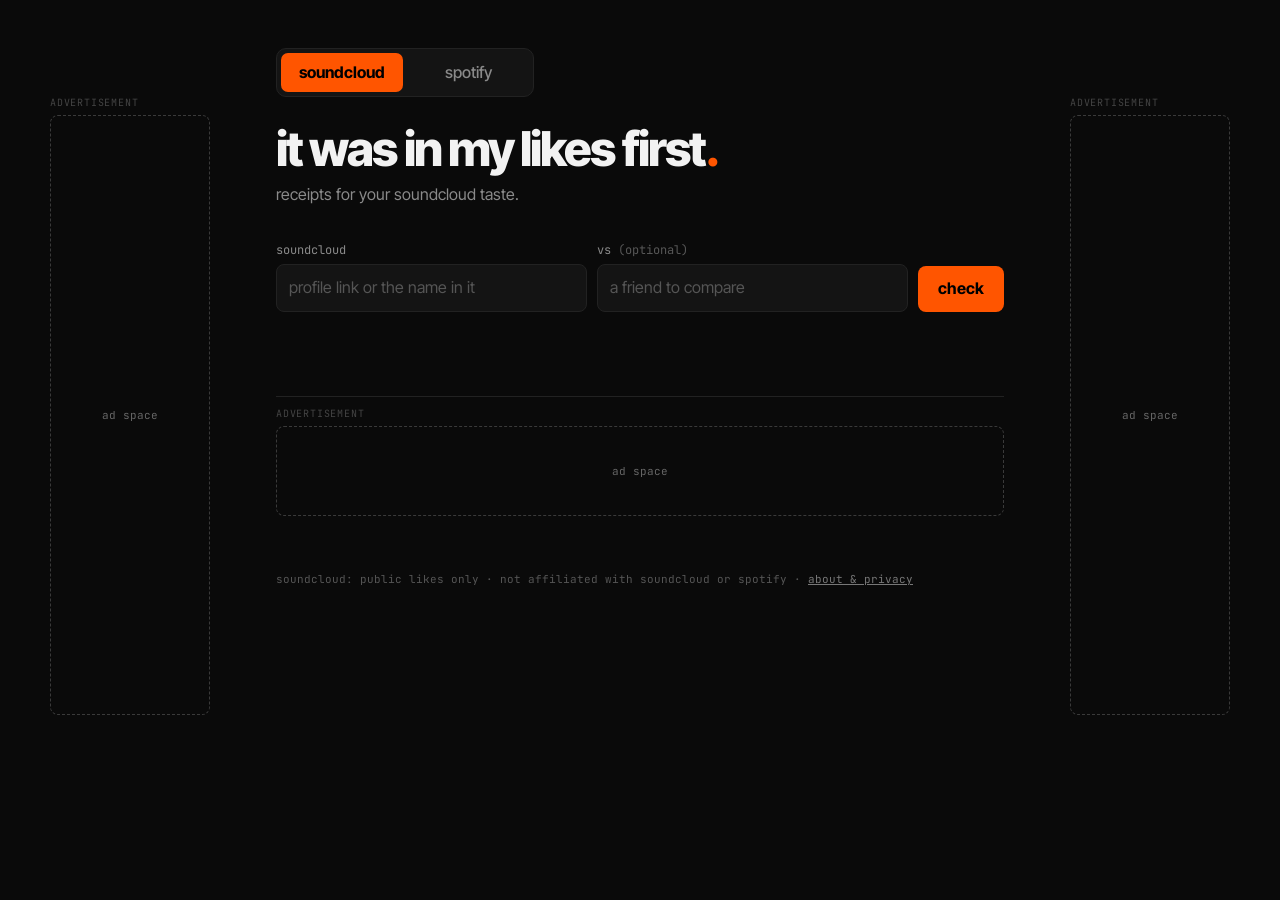
<file: docs/index.html>
<!doctype html>
<html lang="en">
<head>
  <meta charset="utf-8">
  <meta name="viewport" content="width=device-width, initial-scale=1">
  <title>it was in my likes first</title>
  <meta name="description" content="Prove you liked it on SoundCloud before everyone else.">
  <meta name="theme-color" content="#0a0a0a">
  <link rel="canonical" href="https://inmylikes.com/">
  <!-- adsense-verify -->
  <link rel="icon" href="data:image/svg+xml,%3Csvg xmlns='http://www.w3.org/2000/svg' viewBox='0 0 16 16'%3E%3Ccircle cx='8' cy='8' r='6' fill='%23ff5500'/%3E%3C/svg%3E">
  <link rel="preconnect" href="https://fonts.googleapis.com">
  <link rel="preconnect" href="https://fonts.gstatic.com" crossorigin>
  <link href="https://fonts.googleapis.com/css2?family=Inter+Tight:wght@400;500;700;800&family=JetBrains+Mono:wght@400;500&display=swap" rel="stylesheet">
  <link rel="stylesheet" href="style.css">
</head>
<body>
  <main class="wrap">
    <div class="src" role="tablist" aria-label="music service">
      <button type="button" role="tab" data-src="sc" id="src-sc">soundcloud</button>
      <button type="button" role="tab" data-src="sp" id="src-sp">spotify</button>
    </div>

    <header class="top">
      <a href="./" class="mark">it was in my likes first<span class="dot">.</span></a>
      <p class="tag" id="tag">receipts for your soundcloud taste.</p>
    </header>

    <div id="sp-panel" class="sp-panel" hidden>
      <ol class="steps" id="sp-steps">
        <li>
          <b>Get your file.</b> Open Exportify, log in with Spotify, and click <b>Export</b> next to <b>Liked Songs</b> (first row). A <code>.csv</code> file downloads.
          <a class="btn" id="sp-exportify" href="https://exportify.net" target="_blank" rel="noopener">open exportify ↗</a>
        </li>
        <li>
          <b>Drop it here.</b> Drag that file into the box below, or tap it to pick the file from your downloads.
          <label class="drop" id="sp-drop" tabindex="0">
            <input type="file" id="sp-file" accept=".csv,text/csv" hidden>
            <span class="drop-main">drop liked_songs.csv here</span>
            <span class="drop-sub">or click to choose · stays on your device, nothing is uploaded</span>
          </label>
        </li>
      </ol>
      <div class="sp-loaded" id="sp-loaded" hidden>
        <span id="sp-file-name"></span>
        <button type="button" class="ghost" id="sp-reset">use a different file</button>
      </div>

      <div class="sp-compare" id="sp-compare" hidden>
        <p class="sp-h"><b>Compare with a friend</b> <em>(optional)</em><br>
          Have them do steps 1–2 on their own phone or laptop and send you their <code>.csv</code> file. Then add names and drop their file below.</p>
        <div class="names">
          <label class="field"><span>your name</span><input id="sp-name-a" placeholder="you" maxlength="30" autocomplete="off"></label>
          <label class="field"><span>their name</span><input id="sp-name-b" placeholder="friend" maxlength="30" autocomplete="off"></label>
        </div>
        <label class="drop" id="sp-drop2" tabindex="0">
          <input type="file" id="sp-file2" accept=".csv,text/csv" hidden>
          <span class="drop-main">drop your friend's file here</span>
          <span class="drop-sub">or click to choose · stays on your device</span>
        </label>
        <div class="sp-loaded" id="sp-loaded2" hidden>
          <span id="sp-file2-name"></span>
          <button type="button" class="ghost" id="sp-reset2">stop comparing</button>
        </div>
      </div>
      <p class="sp-note">exportify is a free, independent tool. we just read the file it gives you.</p>
      <div class="sp-login-row" id="sp-login-row" hidden>
        <button type="button" id="sp-login">log in with spotify</button>
        <span id="sp-who" class="sp-who" hidden></span>
        <button type="button" id="sp-logout" class="ghost" hidden>log out</button>
      </div>
    </div>

    <form id="form" class="form" autocomplete="off">
      <label class="field">
        <span>soundcloud</span>
        <input id="u" name="u" placeholder="profile link or the name in it" required spellcheck="false" autocapitalize="off">
      </label>
      <label class="field">
        <span>vs <em>(optional)</em></span>
        <input id="vs" name="vs" placeholder="a friend to compare" spellcheck="false" autocapitalize="off">
      </label>
      <button type="submit" id="go">check</button>
    </form>

    <p id="status" class="status" role="status" aria-live="polite"></p>
    <p id="demo" class="demo" hidden>demo mode · fake data until the worker is connected</p>

    <section id="single" hidden>
      <div class="summary" id="single-summary"></div>
      <div class="controls">
        <input id="q1" type="search" placeholder="search songs or artists" aria-label="search">
        <select id="sort1" aria-label="sort">
          <option value="old">oldest first</option>
          <option value="new">newest first</option>
          <option value="az">a–z</option>
        </select>
        <button type="button" class="pdf ghost" data-list="1">export pdf</button>
      </div>
      <ol id="list1" class="list"></ol>
      <div id="ad-feed1" class="ad ad-feed" data-ad="feed" hidden aria-label="advertisement">
        <span class="ad-label">advertisement</span>
        <ins class="adsbygoogle" style="display:block" data-ad-format="auto" data-full-width-responsive="true"></ins>
      </div>
      <ol id="list1b" class="list"></ol>
      <button id="more1" class="more" hidden>show more</button>
    </section>

    <section id="compare" hidden>
      <div class="score" id="score"></div>
      <div class="controls">
        <input id="q2" type="search" placeholder="search shared songs" aria-label="search">
        <select id="sort2" aria-label="sort">
          <option value="gap">biggest head start</option>
          <option value="old">oldest first</option>
          <option value="new">newest first</option>
        </select>
        <button type="button" class="pdf ghost" data-list="2">export pdf</button>
      </div>
      <ol id="list2" class="list"></ol>
      <div id="ad-feed2" class="ad ad-feed" data-ad="feed" hidden aria-label="advertisement">
        <span class="ad-label">advertisement</span>
        <ins class="adsbygoogle" style="display:block" data-ad-format="auto" data-full-width-responsive="true"></ins>
      </div>
      <ol id="list2b" class="list"></ol>
      <button id="more2" class="more" hidden>show more</button>
    </section>

    <aside id="ad-bottom" class="ad ad-bottom" data-ad="bottom" hidden aria-label="advertisement">
      <span class="ad-label">advertisement</span>
      <ins class="adsbygoogle" style="display:block" data-ad-format="horizontal" data-full-width-responsive="true"></ins>
    </aside>

    <footer class="foot">
      soundcloud: public likes only · not affiliated with soundcloud or spotify ·
      <a href="privacy.html">about &amp; privacy</a>
    </footer>
  </main>

  <!-- Desktop-only side rails (wide screens); sit in the empty left and right margins -->
  <aside id="ad-rail-left" class="ad ad-rail ad-rail-left" data-ad="railLeft" hidden aria-label="advertisement">
    <span class="ad-label">advertisement</span>
    <ins class="adsbygoogle" style="display:inline-block;width:160px;height:600px"></ins>
  </aside>
  <aside id="ad-rail" class="ad ad-rail" data-ad="rail" hidden aria-label="advertisement">
    <span class="ad-label">advertisement</span>
    <ins class="adsbygoogle" style="display:inline-block;width:160px;height:600px"></ins>
  </aside>

  <dialog id="card" class="card">
    <div id="card-body"></div>
    <div class="card-actions">
      <button id="copy" type="button">copy link</button>
      <a id="open" target="_blank" rel="noopener">open on soundcloud</a>
      <button id="close" type="button" class="ghost">close</button>
    </div>
  </dialog>

  <script src="config.js"></script>
  <script src="demo.js"></script>
  <script src="spotify.js"></script>
  <script src="csvimport.js"></script>
  <script src="pdf.js"></script>
  <script src="ads.js"></script>
  <script src="app.js"></script>
</body>
</html>
</file>
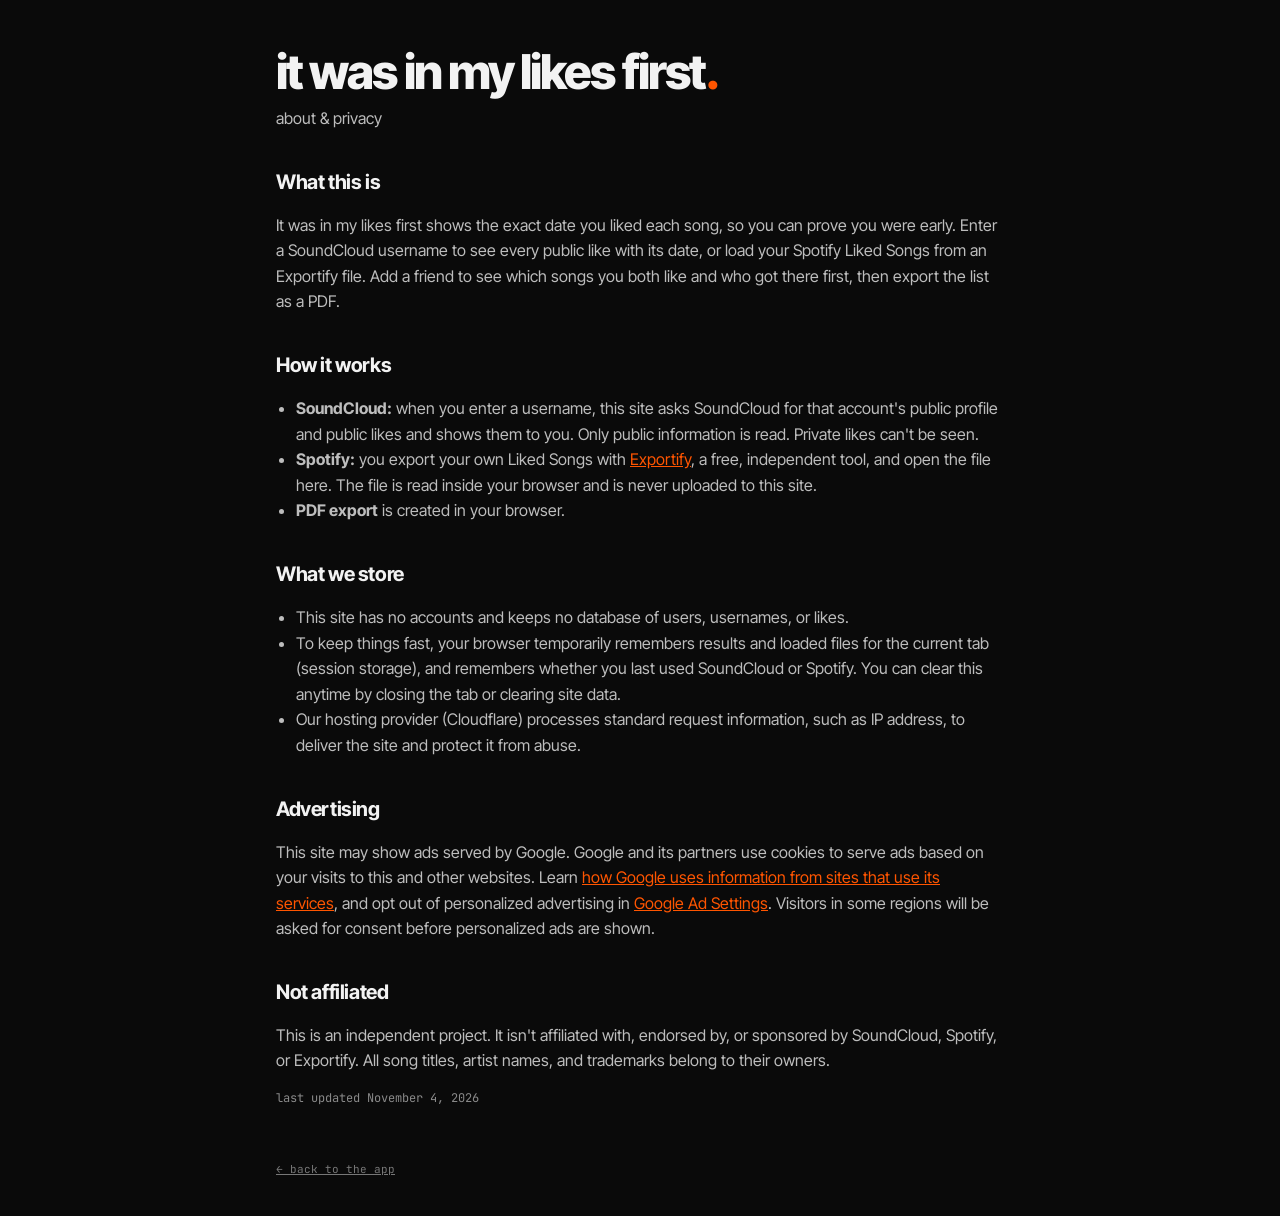
<file: docs/privacy.html>
<!doctype html>
<html lang="en">
<head>
  <meta charset="utf-8">
  <meta name="viewport" content="width=device-width, initial-scale=1">
  <title>About &amp; privacy · it was in my likes first</title>
  <meta name="description" content="What it was in my likes first does, and how it handles your data.">
  <meta name="theme-color" content="#0a0a0a">
  <link rel="canonical" href="https://inmylikes.com/privacy.html">
  <link rel="icon" href="data:image/svg+xml,%3Csvg xmlns='http://www.w3.org/2000/svg' viewBox='0 0 16 16'%3E%3Ccircle cx='8' cy='8' r='6' fill='%23ff5500'/%3E%3C/svg%3E">
  <link rel="preconnect" href="https://fonts.googleapis.com">
  <link rel="preconnect" href="https://fonts.gstatic.com" crossorigin>
  <link href="https://fonts.googleapis.com/css2?family=Inter+Tight:wght@400;500;700;800&family=JetBrains+Mono:wght@400;500&display=swap" rel="stylesheet">
  <link rel="stylesheet" href="style.css">
  <style>
    .doc h2 { font-size: 20px; letter-spacing: -0.02em; margin: 36px 0 10px; }
    .doc p, .doc li { color: #bdbdbd; line-height: 1.6; }
    .doc ul { padding-left: 20px; }
    .doc a { color: var(--orange); }
    .doc .mark { color: var(--text); }
    .doc .foot a { color: #777; }
    .doc .updated { font: 12px var(--mono); color: var(--muted); }
  </style>
</head>
<body>
  <main class="wrap doc">
    <header class="top">
      <a href="./" class="mark">it was in my likes first<span class="dot">.</span></a>
      <p class="tag">about &amp; privacy</p>
    </header>

    <h2>What this is</h2>
    <p>It was in my likes first shows the exact date you liked each song, so you can prove you were early. Enter a SoundCloud username to see every public like with its date, or load your Spotify Liked Songs from an Exportify file. Add a friend to see which songs you both like and who got there first, then export the list as a PDF.</p>

    <h2>How it works</h2>
    <ul>
      <li><b>SoundCloud:</b> when you enter a username, this site asks SoundCloud for that account's public profile and public likes and shows them to you. Only public information is read. Private likes can't be seen.</li>
      <li><b>Spotify:</b> you export your own Liked Songs with <a href="https://exportify.net" target="_blank" rel="noopener">Exportify</a>, a free, independent tool, and open the file here. The file is read inside your browser and is never uploaded to this site.</li>
      <li><b>PDF export</b> is created in your browser.</li>
    </ul>

    <h2>What we store</h2>
    <ul>
      <li>This site has no accounts and keeps no database of users, usernames, or likes.</li>
      <li>To keep things fast, your browser temporarily remembers results and loaded files for the current tab (session storage), and remembers whether you last used SoundCloud or Spotify. You can clear this anytime by closing the tab or clearing site data.</li>
      <li>Our hosting provider (Cloudflare) processes standard request information, such as IP address, to deliver the site and protect it from abuse.</li>
    </ul>

    <h2>Advertising</h2>
    <p>This site may show ads served by Google. Google and its partners use cookies to serve ads based on your visits to this and other websites. Learn <a href="https://policies.google.com/technologies/partner-sites" target="_blank" rel="noopener">how Google uses information from sites that use its services</a>, and opt out of personalized advertising in <a href="https://adssettings.google.com" target="_blank" rel="noopener">Google Ad Settings</a>. Visitors in some regions will be asked for consent before personalized ads are shown.</p>

    <h2>Not affiliated</h2>
    <p>This is an independent project. It isn't affiliated with, endorsed by, or sponsored by SoundCloud, Spotify, or Exportify. All song titles, artist names, and trademarks belong to their owners.</p>

    <!-- CONTACT: add a "Contact" section with an email address here -->

    <p class="updated">last updated November 4, 2026</p>

    <footer class="foot"><a href="./">← back to the app</a></footer>
  </main>
</body>
</html>
</file>
<file: docs/style.css>
:root {
  --bg: #0a0a0a;
  --panel: #141414;
  --line: #222;
  --text: #f2f2f2;
  --muted: #8a8a8a;
  --orange: #ff5500;
  --orange-dim: #ff550022;
  --sans: "Inter Tight", system-ui, sans-serif;
  --mono: "JetBrains Mono", ui-monospace, monospace;
}
/* Spotify mode swaps the accent to green */
body.sp { --orange: #1ed760; --orange-dim: #1ed76022; }
* { box-sizing: border-box; }
[hidden] { display: none !important; }
html { background: var(--bg); }
body { margin: 0; background: var(--bg); color: var(--text); font: 16px/1.45 var(--sans); -webkit-font-smoothing: antialiased; }
.wrap { max-width: 760px; margin: 0 auto; padding: 48px 16px 40px; }
a { color: inherit; }
::selection { background: var(--orange); color: #000; }

.top { margin-bottom: 36px; }

.src { display: inline-grid; grid-template-columns: 1fr 1fr; gap: 4px; padding: 4px; background: var(--panel); border: 1px solid var(--line); border-radius: 10px; margin-bottom: 28px; }
.src button { background: transparent; color: var(--muted); padding: 8px 18px; font-weight: 500; border-radius: 7px; transition: background .15s, color .15s; }
.src button[aria-selected="true"] { background: var(--orange); color: #000; font-weight: 700; }

.sp-panel { display: grid; gap: 14px; }
.steps { list-style: none; counter-reset: step; margin: 0; padding: 0; display: grid; gap: 18px; }
.steps li { counter-increment: step; position: relative; padding-left: 40px; color: var(--muted); line-height: 1.5; }
.steps li::before { content: counter(step); position: absolute; left: 0; top: -1px; width: 26px; height: 26px; border-radius: 50%; background: var(--orange); color: #000; font: 700 13px/26px var(--sans); text-align: center; }
.steps b { color: var(--text); font-weight: 600; }
.steps code { font: 12px var(--mono); color: var(--text); background: var(--panel); padding: 1px 5px; border-radius: 4px; }
.btn { display: flex; width: fit-content; margin-top: 12px; background: var(--orange); color: #000; text-decoration: none; font-weight: 700; padding: 10px 16px; border-radius: 8px; }
.btn:hover { opacity: .9; }
.drop { display: grid; gap: 4px; place-items: center; text-align: center; margin-top: 10px; padding: 26px 16px; border: 1.5px dashed #333; border-radius: 12px; cursor: pointer; transition: border-color .15s, background .15s; }
.drop:hover, .drop:focus-visible, .drop.over { border-color: var(--orange); background: var(--orange-dim); outline: none; }
.drop-main { color: var(--text); font-weight: 600; }
.drop-sub { font: 11px var(--mono); color: var(--muted); }
.sp-loaded { display: flex; flex-wrap: wrap; align-items: center; gap: 12px; font-size: 14px; }
.sp-loaded b { color: var(--orange); }
.sp-login-row { display: flex; flex-wrap: wrap; align-items: center; gap: 10px; }
.sp-who { font-size: 15px; }
.sp-who b { color: var(--orange); }
.sp-note { margin: 0; font: 11px var(--mono); color: #555; }
.mark { font-weight: 800; font-size: clamp(30px, 7vw, 48px); letter-spacing: -0.04em; line-height: 1; text-decoration: none; }
.dot { color: var(--orange); }
.tag { color: var(--muted); margin: 10px 0 0; }

.form { display: grid; grid-template-columns: 1fr 1fr auto; gap: 10px; align-items: end; }
.field span { display: block; font: 12px var(--mono); color: var(--muted); margin-bottom: 6px; text-transform: lowercase; }
.field em { font-style: normal; opacity: .6; }
input, select, button { font: inherit; color: var(--text); }
input, select {
  width: 100%; background: var(--panel); border: 1px solid var(--line); border-radius: 8px;
  padding: 11px 12px; outline: none; transition: border-color .15s;
}
input:focus, select:focus { border-color: var(--orange); }
input::placeholder { color: #555; }
button {
  background: var(--orange); color: #000; border: 0; border-radius: 8px; padding: 11px 20px;
  font-weight: 700; cursor: pointer; transition: transform .1s, opacity .15s;
}
button:active { transform: scale(.97); }
button:disabled { opacity: .5; cursor: wait; }
button.ghost { background: transparent; color: var(--muted); border: 1px solid var(--line); }

.status { font: 13px var(--mono); color: var(--muted); min-height: 1.4em; margin: 18px 0 0; }
.status.err { color: var(--orange); }
.demo { font: 12px var(--mono); color: var(--orange); border: 1px dashed var(--orange); border-radius: 6px; padding: 6px 10px; display: inline-block; margin: 6px 0 0; }

section { margin-top: 28px; }
.summary { font-size: 15px; color: var(--muted); margin-bottom: 16px; }
.summary b { color: var(--text); font-weight: 700; }
.summary .o { color: var(--orange); }

.score { display: grid; grid-template-columns: 1fr auto 1fr; align-items: center; gap: 12px; padding: 22px 0; border-top: 1px solid var(--line); border-bottom: 1px solid var(--line); margin-bottom: 16px; }
.score .side { min-width: 0; }
.score .side:last-child { text-align: right; }
.score .who { font-size: 14px; color: var(--muted); overflow: hidden; text-overflow: ellipsis; white-space: nowrap; }
.score .n { font-weight: 800; font-size: clamp(40px, 10vw, 64px); letter-spacing: -0.04em; line-height: 1; }
.score .lead .n { color: var(--orange); }
.score .mid { text-align: center; font: 12px var(--mono); color: var(--muted); }
.score .mid b { display: block; color: var(--text); font: 700 20px var(--sans); }
/* aggregate head start row */
.score .hs { padding-top: 14px; border-top: 1px dashed var(--line); font: 12px var(--mono); color: var(--muted); }
.score .hs.side { display: grid; grid-template-columns: auto auto; justify-content: start; gap: 2px 10px; align-items: baseline; }
.score .hs.side:last-child { justify-content: end; }
.score .hs b { color: var(--text); font: 700 16px var(--sans); }
.score .hs.lead b { color: var(--orange); }
.score .hs.mid em { font-style: normal; color: var(--text); font: 700 14px var(--sans); }

.controls { display: grid; grid-template-columns: 1fr 190px auto; gap: 10px; margin-bottom: 8px; }
.pdf { white-space: nowrap; color: var(--text) !important; }
.pdf:hover { border-color: var(--orange) !important; }

.list { list-style: none; margin: 0; padding: 0; }
.row {
  display: grid; grid-template-columns: 96px 1fr auto; gap: 14px; align-items: center;
  padding: 12px 8px; border-bottom: 1px solid var(--line); cursor: pointer; border-radius: 6px;
}
.row:hover, .row:focus-visible { background: var(--panel); outline: none; }
.row .date { font: 12px var(--mono); color: var(--muted); }
.row .t { min-width: 0; }
.row .title { font-weight: 500; white-space: nowrap; overflow: hidden; text-overflow: ellipsis; }
.row .artist { font-size: 13px; color: var(--muted); white-space: nowrap; overflow: hidden; text-overflow: ellipsis; }
.row .ago { font: 13px var(--mono); color: var(--orange); white-space: nowrap; text-align: right; }
.row .ago small { display: block; color: var(--muted); font-size: 11px; }
.row.hl { background: var(--orange-dim); }

/* comparison rows: song | A's date | B's date | who was first */
.cmp-head, .row.cmp { grid-template-columns: 1fr 104px 104px 92px; }
.cmp-head { display: grid; gap: 14px; padding: 8px 8px 6px; border-bottom: 1px solid var(--line); font: 11px var(--mono); color: var(--muted); }
.cmp-head span { overflow: hidden; text-overflow: ellipsis; white-space: nowrap; }
.cmp-head span:last-child { text-align: right; }
.d2 { font: 12px var(--mono); color: var(--muted); white-space: nowrap; }
.d2.win { color: var(--text); font-weight: 500; }
.d2.win::after { content: " ★"; color: var(--orange); }
.d2 .lbl { display: none; }
.empty { color: var(--muted); padding: 24px 8px; }

.more { display: block; margin: 18px auto 0; background: transparent; color: var(--text); border: 1px solid var(--line); }

.foot { margin-top: 56px; font: 11px var(--mono); color: #555; }

.card {
  background: var(--bg); color: var(--text); border: 1px solid var(--orange); border-radius: 14px;
  padding: 28px; width: min(480px, calc(100vw - 32px)); max-height: 90vh;
}
.card::backdrop { background: #000c; }
.card .k { font: 12px var(--mono); color: var(--muted); margin: 0 0 18px; }
.card .song { font-weight: 800; font-size: 28px; letter-spacing: -0.03em; line-height: 1.1; margin: 0; word-wrap: break-word; }
.card .by { color: var(--muted); margin: 6px 0 22px; }
.card .big { font-weight: 800; font-size: 40px; letter-spacing: -0.04em; line-height: 1; color: var(--orange); margin: 0; }
.card .when { margin: 8px 0 0; color: var(--muted); }
.card .vs { margin: 18px 0 0; padding-top: 16px; border-top: 1px solid var(--line); font-size: 15px; }
.card .vs b { color: var(--orange); }
.card-actions { display: flex; gap: 8px; flex-wrap: wrap; margin-top: 26px; }
.card-actions a { display: inline-flex; align-items: center; padding: 11px 14px; border: 1px solid var(--line); border-radius: 8px; text-decoration: none; font-size: 14px; }
.card-actions a:hover { border-color: var(--orange); }

@media (max-width: 600px) {
  .wrap { padding-top: 32px; }
  .form { grid-template-columns: 1fr; }
  .controls { grid-template-columns: 1fr; }
  .row { grid-template-columns: 1fr auto; gap: 4px 12px; }
  .row .date { grid-column: 1 / -1; }
  .cmp-head { display: none; }
  .row.cmp { grid-template-columns: 1fr 1fr; }
  .row.cmp .t { grid-column: 1 / -1; }
  .row.cmp .ago { grid-column: 1 / -1; text-align: left; }
  .row.cmp .ago small { display: inline; margin-left: 6px; }
  .d2 .lbl { display: block; font-size: 10px; color: #666; }
}

/* Spotify compare */
.sp-compare { display: grid; gap: 12px; padding-top: 18px; border-top: 1px solid var(--line); }
.sp-h { margin: 0; color: var(--muted); line-height: 1.5; }
.sp-h b { color: var(--text); font-weight: 600; }
.sp-h em { font-style: normal; opacity: .7; }
.sp-h code { font: 12px var(--mono); color: var(--text); background: var(--panel); padding: 1px 5px; border-radius: 4px; }
.names { display: grid; grid-template-columns: 1fr 1fr; gap: 10px; }
.sp-compare .drop { margin-top: 0; }

/* ads — see ADS.md */
.ad-label { display: block; font: 10px var(--mono); color: #444; margin-bottom: 6px; text-transform: uppercase; letter-spacing: .08em; }
.ad-bottom { margin-top: 48px; padding-top: 10px; border-top: 1px solid var(--line); min-height: 100px; }
.ad-feed { margin: 6px 0; padding: 14px 8px; border-bottom: 1px solid var(--line); min-height: 120px; }
.ad-rail { position: fixed; top: 96px; right: max(16px, calc((100vw - 760px) / 4 - 80px)); width: 160px; }
.ad-rail-left { right: auto; left: max(16px, calc((100vw - 760px) / 4 - 80px)); }
@media (max-width: 1279px), (max-height: 739px) { .ad-rail { display: none !important; } }
/* ?adpreview placeholders */
.ad-preview ins { text-decoration: none; display: grid !important; place-items: center; min-height: 90px; border: 1.5px dashed #3a3a3a; border-radius: 8px; color: #666; font: 11px var(--mono); text-align: center; padding: 8px; }
.ad-rail.ad-preview ins { width: 160px; height: 600px; }
.foot a { color: #777; }
.foot a:hover { color: var(--orange); }
</file>
